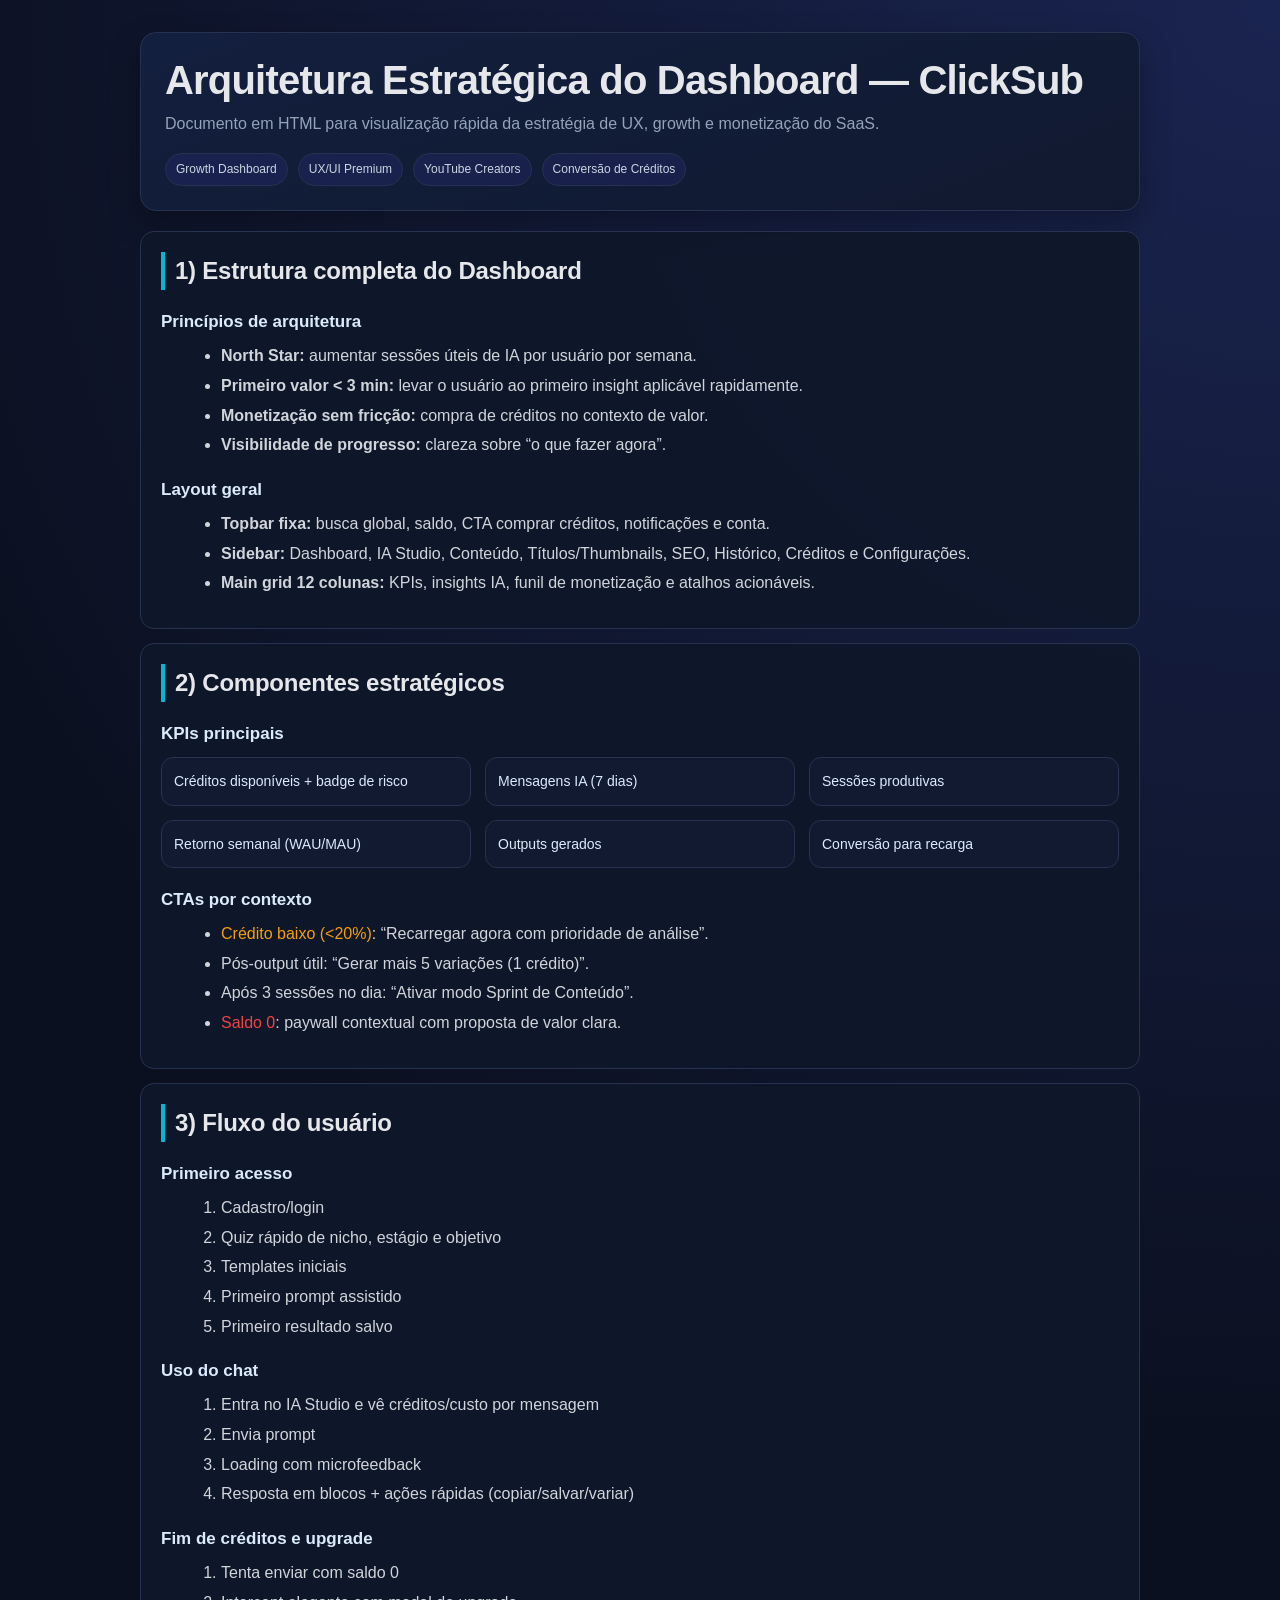
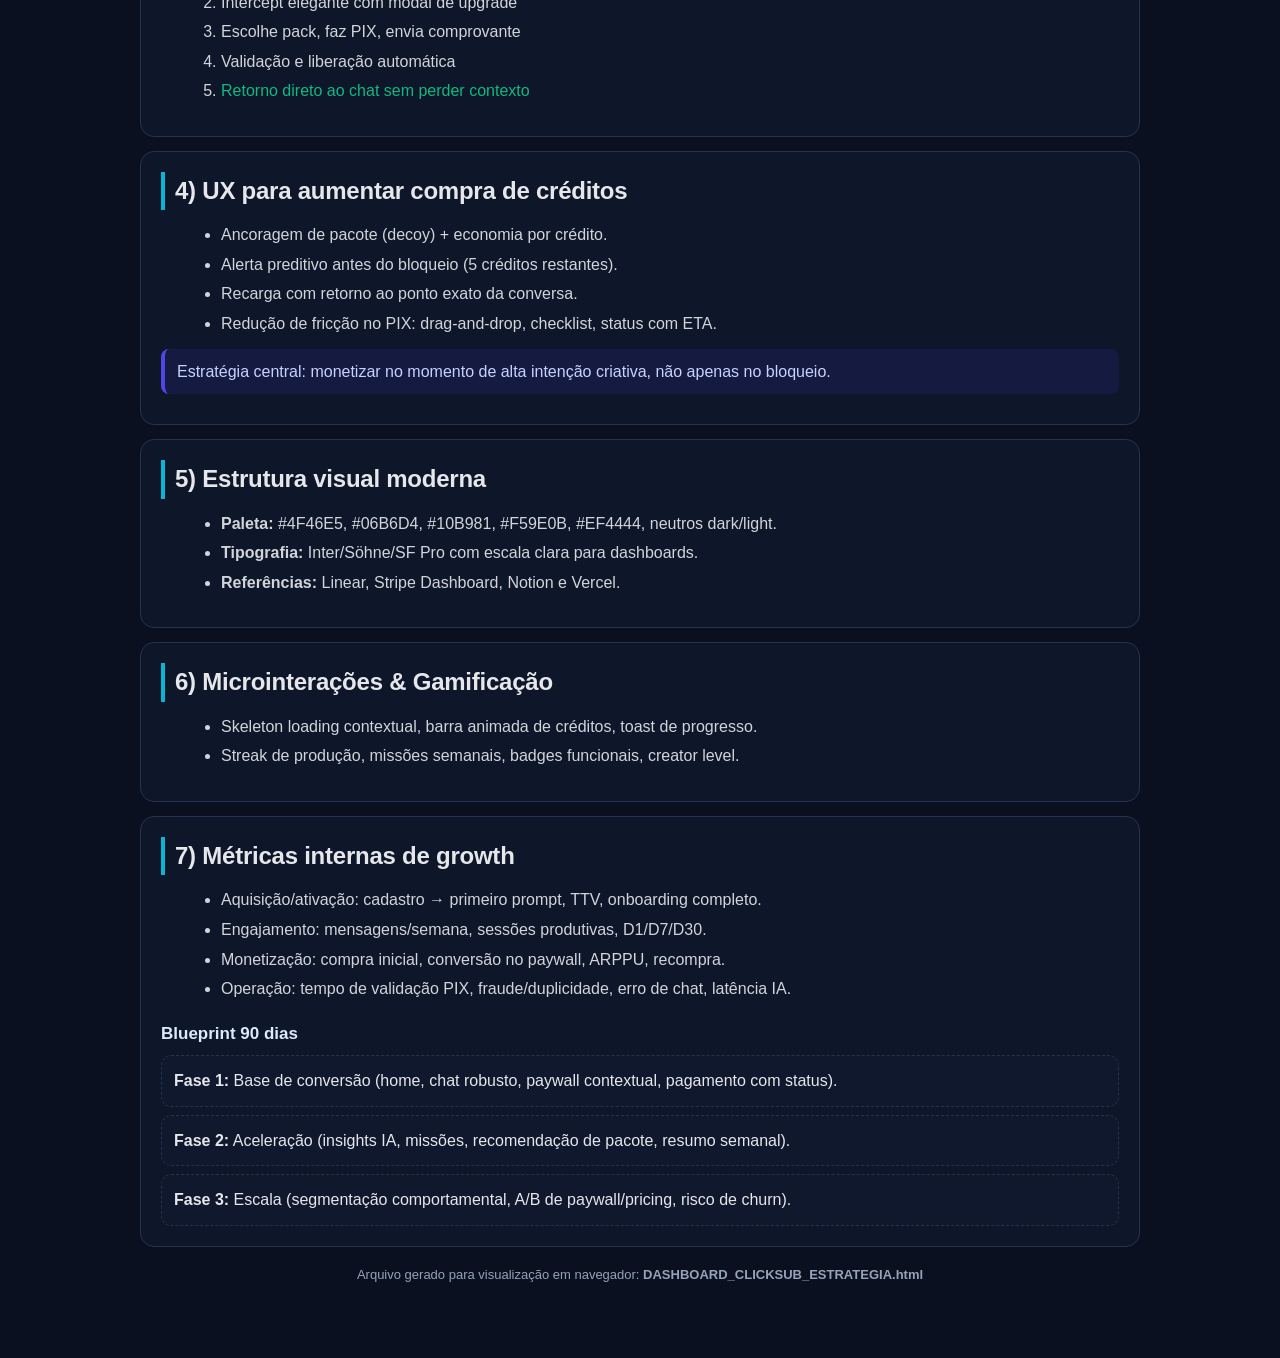
<file: DASHBOARD_CLICKSUB_ESTRATEGIA.html>
<!doctype html>
<html lang="pt-BR">
<head>
  <meta charset="UTF-8" />
  <meta name="viewport" content="width=device-width, initial-scale=1.0" />
  <title>ClickSub — Arquitetura Estratégica do Dashboard</title>
  <style>
    :root {
      --bg: #0b1020;
      --panel: #121a31;
      --panel-2: #0f172a;
      --text: #e5e7eb;
      --muted: #94a3b8;
      --primary: #4f46e5;
      --secondary: #06b6d4;
      --success: #10b981;
      --warning: #f59e0b;
      --danger: #ef4444;
      --border: #26324f;
    }

    * { box-sizing: border-box; }

    body {
      margin: 0;
      font-family: Inter, "Segoe UI", Roboto, Arial, sans-serif;
      background: radial-gradient(circle at top right, #1a2450 0, var(--bg) 45%);
      color: var(--text);
      line-height: 1.6;
    }

    .container {
      max-width: 1040px;
      margin: 0 auto;
      padding: 32px 20px 72px;
    }

    header {
      padding: 24px;
      border: 1px solid var(--border);
      border-radius: 16px;
      background: linear-gradient(160deg, #131f3e, #10192f);
      box-shadow: 0 12px 32px rgba(0, 0, 0, 0.28);
      margin-bottom: 20px;
    }

    h1 {
      margin: 0 0 8px;
      font-size: clamp(28px, 5vw, 40px);
      line-height: 1.15;
      letter-spacing: -0.02em;
    }

    .subtitle {
      color: var(--muted);
      margin: 0;
      font-size: 16px;
    }

    .chip-row {
      display: flex;
      flex-wrap: wrap;
      gap: 10px;
      margin-top: 16px;
    }

    .chip {
      border: 1px solid var(--border);
      padding: 6px 10px;
      border-radius: 999px;
      font-size: 12px;
      color: #cbd5e1;
      background: rgba(79, 70, 229, 0.12);
    }

    .section {
      border: 1px solid var(--border);
      border-radius: 14px;
      background: rgba(15, 23, 42, 0.92);
      padding: 20px;
      margin-bottom: 14px;
    }

    h2 {
      margin: 0 0 12px;
      font-size: 24px;
      border-left: 4px solid var(--secondary);
      padding-left: 10px;
      letter-spacing: -0.01em;
    }

    h3 {
      margin: 18px 0 8px;
      font-size: 17px;
      color: #dbeafe;
    }

    p {
      margin: 8px 0;
      color: #d1d5db;
    }

    ul, ol {
      margin: 8px 0 12px 20px;
      color: #d1d5db;
    }

    li { margin: 4px 0; }

    .grid {
      display: grid;
      gap: 14px;
      grid-template-columns: repeat(auto-fit, minmax(240px, 1fr));
      margin-top: 10px;
    }

    .kpi {
      border: 1px solid var(--border);
      border-radius: 12px;
      background: var(--panel);
      padding: 12px;
      font-size: 14px;
      color: #dbeafe;
    }

    .callout {
      border-left: 4px solid var(--primary);
      background: rgba(79, 70, 229, 0.12);
      padding: 10px 12px;
      border-radius: 8px;
      color: #c7d2fe;
      margin: 10px 0;
    }

    .phase {
      border: 1px dashed var(--border);
      border-radius: 10px;
      padding: 12px;
      margin-top: 8px;
      background: rgba(18, 26, 49, 0.7);
    }

    footer {
      margin-top: 18px;
      color: var(--muted);
      font-size: 13px;
      text-align: center;
    }

    .success { color: var(--success); }
    .warning { color: var(--warning); }
    .danger { color: var(--danger); }
  </style>
</head>
<body>
  <main class="container">
    <header>
      <h1>Arquitetura Estratégica do Dashboard — ClickSub</h1>
      <p class="subtitle">Documento em HTML para visualização rápida da estratégia de UX, growth e monetização do SaaS.</p>
      <div class="chip-row">
        <span class="chip">Growth Dashboard</span>
        <span class="chip">UX/UI Premium</span>
        <span class="chip">YouTube Creators</span>
        <span class="chip">Conversão de Créditos</span>
      </div>
    </header>

    <section class="section">
      <h2>1) Estrutura completa do Dashboard</h2>
      <h3>Princípios de arquitetura</h3>
      <ul>
        <li><strong>North Star:</strong> aumentar sessões úteis de IA por usuário por semana.</li>
        <li><strong>Primeiro valor &lt; 3 min:</strong> levar o usuário ao primeiro insight aplicável rapidamente.</li>
        <li><strong>Monetização sem fricção:</strong> compra de créditos no contexto de valor.</li>
        <li><strong>Visibilidade de progresso:</strong> clareza sobre “o que fazer agora”.</li>
      </ul>

      <h3>Layout geral</h3>
      <ul>
        <li><strong>Topbar fixa:</strong> busca global, saldo, CTA comprar créditos, notificações e conta.</li>
        <li><strong>Sidebar:</strong> Dashboard, IA Studio, Conteúdo, Títulos/Thumbnails, SEO, Histórico, Créditos e Configurações.</li>
        <li><strong>Main grid 12 colunas:</strong> KPIs, insights IA, funil de monetização e atalhos acionáveis.</li>
      </ul>
    </section>

    <section class="section">
      <h2>2) Componentes estratégicos</h2>
      <h3>KPIs principais</h3>
      <div class="grid">
        <div class="kpi">Créditos disponíveis + badge de risco</div>
        <div class="kpi">Mensagens IA (7 dias)</div>
        <div class="kpi">Sessões produtivas</div>
        <div class="kpi">Retorno semanal (WAU/MAU)</div>
        <div class="kpi">Outputs gerados</div>
        <div class="kpi">Conversão para recarga</div>
      </div>
      <h3>CTAs por contexto</h3>
      <ul>
        <li><span class="warning">Crédito baixo (&lt;20%)</span>: “Recarregar agora com prioridade de análise”.</li>
        <li>Pós-output útil: “Gerar mais 5 variações (1 crédito)”.</li>
        <li>Após 3 sessões no dia: “Ativar modo Sprint de Conteúdo”.</li>
        <li><span class="danger">Saldo 0</span>: paywall contextual com proposta de valor clara.</li>
      </ul>
    </section>

    <section class="section">
      <h2>3) Fluxo do usuário</h2>
      <h3>Primeiro acesso</h3>
      <ol>
        <li>Cadastro/login</li>
        <li>Quiz rápido de nicho, estágio e objetivo</li>
        <li>Templates iniciais</li>
        <li>Primeiro prompt assistido</li>
        <li>Primeiro resultado salvo</li>
      </ol>

      <h3>Uso do chat</h3>
      <ol>
        <li>Entra no IA Studio e vê créditos/custo por mensagem</li>
        <li>Envia prompt</li>
        <li>Loading com microfeedback</li>
        <li>Resposta em blocos + ações rápidas (copiar/salvar/variar)</li>
      </ol>

      <h3>Fim de créditos e upgrade</h3>
      <ol>
        <li>Tenta enviar com saldo 0</li>
        <li>Intercept elegante com modal de upgrade</li>
        <li>Escolhe pack, faz PIX, envia comprovante</li>
        <li>Validação e liberação automática</li>
        <li><span class="success">Retorno direto ao chat sem perder contexto</span></li>
      </ol>
    </section>

    <section class="section">
      <h2>4) UX para aumentar compra de créditos</h2>
      <ul>
        <li>Ancoragem de pacote (decoy) + economia por crédito.</li>
        <li>Alerta preditivo antes do bloqueio (5 créditos restantes).</li>
        <li>Recarga com retorno ao ponto exato da conversa.</li>
        <li>Redução de fricção no PIX: drag-and-drop, checklist, status com ETA.</li>
      </ul>
      <div class="callout">
        Estratégia central: monetizar no momento de alta intenção criativa, não apenas no bloqueio.
      </div>
    </section>

    <section class="section">
      <h2>5) Estrutura visual moderna</h2>
      <ul>
        <li><strong>Paleta:</strong> #4F46E5, #06B6D4, #10B981, #F59E0B, #EF4444, neutros dark/light.</li>
        <li><strong>Tipografia:</strong> Inter/Söhne/SF Pro com escala clara para dashboards.</li>
        <li><strong>Referências:</strong> Linear, Stripe Dashboard, Notion e Vercel.</li>
      </ul>
    </section>

    <section class="section">
      <h2>6) Microinterações & Gamificação</h2>
      <ul>
        <li>Skeleton loading contextual, barra animada de créditos, toast de progresso.</li>
        <li>Streak de produção, missões semanais, badges funcionais, creator level.</li>
      </ul>
    </section>

    <section class="section">
      <h2>7) Métricas internas de growth</h2>
      <ul>
        <li>Aquisição/ativação: cadastro → primeiro prompt, TTV, onboarding completo.</li>
        <li>Engajamento: mensagens/semana, sessões produtivas, D1/D7/D30.</li>
        <li>Monetização: compra inicial, conversão no paywall, ARPPU, recompra.</li>
        <li>Operação: tempo de validação PIX, fraude/duplicidade, erro de chat, latência IA.</li>
      </ul>

      <h3>Blueprint 90 dias</h3>
      <div class="phase"><strong>Fase 1:</strong> Base de conversão (home, chat robusto, paywall contextual, pagamento com status).</div>
      <div class="phase"><strong>Fase 2:</strong> Aceleração (insights IA, missões, recomendação de pacote, resumo semanal).</div>
      <div class="phase"><strong>Fase 3:</strong> Escala (segmentação comportamental, A/B de paywall/pricing, risco de churn).</div>
    </section>

    <footer>
      Arquivo gerado para visualização em navegador: <strong>DASHBOARD_CLICKSUB_ESTRATEGIA.html</strong>
    </footer>
  </main>
</body>
</html>
</file>
